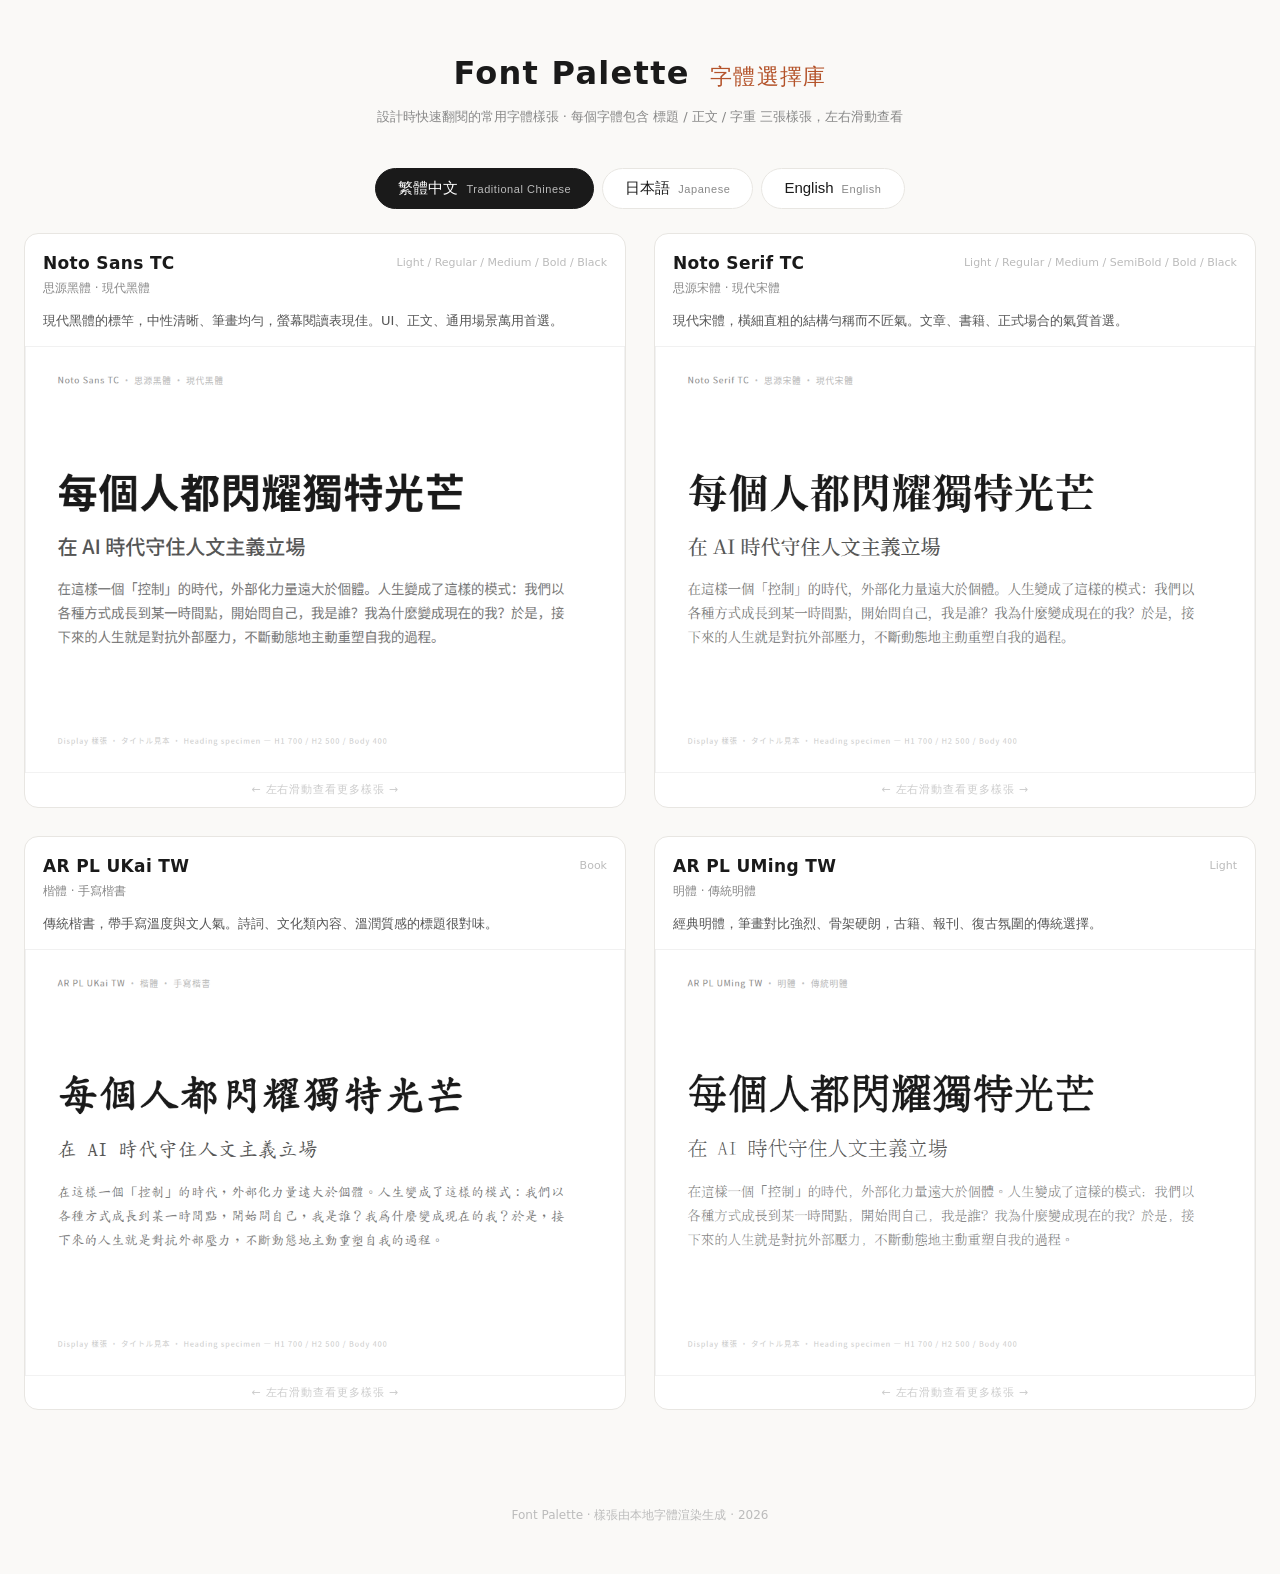
<file: site/index.html>
<!DOCTYPE html>
<html lang="zh-Hant">
<head>
<meta charset="utf-8">
<meta name="viewport" content="width=device-width, initial-scale=1">
<title>Font Palette — 字體選擇庫</title>
<link rel="stylesheet" href="style.css">
</head>
<body>
<header class="site-head">
  <h1>Font Palette <span>字體選擇庫</span></h1>
  <p>設計時快速翻閱的常用字體樣張 · 每個字體包含 標題 / 正文 / 字重 三張樣張，左右滑動查看</p>
</header>

<nav class="tabs" role="tablist">
  <button class="tab active" data-lang="zh-TW">繁體中文<small>Traditional Chinese</small></button><button class="tab" data-lang="ja">日本語<small>Japanese</small></button><button class="tab" data-lang="en">English<small>English</small></button>
</nav>

<main>
  <section class="panel active" data-panel="zh-TW"><div class="grid">
<article class="card" id="card-noto-sans-tc">
  <header class="card-head">
    <div>
      <h3 class="fname">Noto Sans TC</h3>
      <p class="fsub">思源黑體 · 現代黑體</p>
    </div>
    <span class="fmeta">Light / Regular / Medium / Bold / Black</span>
  </header>
  <p class="fdesc">現代黑體的標竿，中性清晰、筆畫均勻，螢幕閱讀表現佳。UI、正文、通用場景萬用首選。</p>
  <div class="swiper" tabindex="0" aria-label="Noto Sans TC 樣張，左右滑動">
    <img class="slide" src="screenshots/noto-sans-tc-display.png" alt="Noto Sans TC Display 標題" loading="lazy"><img class="slide" src="screenshots/noto-sans-tc-body.png" alt="Noto Sans TC Body 正文" loading="lazy"><img class="slide" src="screenshots/noto-sans-tc-weights.png" alt="Noto Sans TC Weights 字重" loading="lazy">
  </div>
  <footer class="card-foot">← 左右滑動查看更多樣張 →</footer>
</article>
<article class="card" id="card-noto-serif-tc">
  <header class="card-head">
    <div>
      <h3 class="fname">Noto Serif TC</h3>
      <p class="fsub">思源宋體 · 現代宋體</p>
    </div>
    <span class="fmeta">Light / Regular / Medium / SemiBold / Bold / Black</span>
  </header>
  <p class="fdesc">現代宋體，橫細直粗的結構勻稱而不匠氣。文章、書籍、正式場合的氣質首選。</p>
  <div class="swiper" tabindex="0" aria-label="Noto Serif TC 樣張，左右滑動">
    <img class="slide" src="screenshots/noto-serif-tc-display.png" alt="Noto Serif TC Display 標題" loading="lazy"><img class="slide" src="screenshots/noto-serif-tc-body.png" alt="Noto Serif TC Body 正文" loading="lazy"><img class="slide" src="screenshots/noto-serif-tc-weights.png" alt="Noto Serif TC Weights 字重" loading="lazy">
  </div>
  <footer class="card-foot">← 左右滑動查看更多樣張 →</footer>
</article>
<article class="card" id="card-ukai-tw">
  <header class="card-head">
    <div>
      <h3 class="fname">AR PL UKai TW</h3>
      <p class="fsub">楷體 · 手寫楷書</p>
    </div>
    <span class="fmeta">Book</span>
  </header>
  <p class="fdesc">傳統楷書，帶手寫溫度與文人氣。詩詞、文化類內容、溫潤質感的標題很對味。</p>
  <div class="swiper" tabindex="0" aria-label="AR PL UKai TW 樣張，左右滑動">
    <img class="slide" src="screenshots/ukai-tw-display.png" alt="AR PL UKai TW Display 標題" loading="lazy"><img class="slide" src="screenshots/ukai-tw-body.png" alt="AR PL UKai TW Body 正文" loading="lazy"><img class="slide" src="screenshots/ukai-tw-weights.png" alt="AR PL UKai TW Weights 字重" loading="lazy">
  </div>
  <footer class="card-foot">← 左右滑動查看更多樣張 →</footer>
</article>
<article class="card" id="card-uming-tw">
  <header class="card-head">
    <div>
      <h3 class="fname">AR PL UMing TW</h3>
      <p class="fsub">明體 · 傳統明體</p>
    </div>
    <span class="fmeta">Light</span>
  </header>
  <p class="fdesc">經典明體，筆畫對比強烈、骨架硬朗，古籍、報刊、復古氛圍的傳統選擇。</p>
  <div class="swiper" tabindex="0" aria-label="AR PL UMing TW 樣張，左右滑動">
    <img class="slide" src="screenshots/uming-tw-display.png" alt="AR PL UMing TW Display 標題" loading="lazy"><img class="slide" src="screenshots/uming-tw-body.png" alt="AR PL UMing TW Body 正文" loading="lazy"><img class="slide" src="screenshots/uming-tw-weights.png" alt="AR PL UMing TW Weights 字重" loading="lazy">
  </div>
  <footer class="card-foot">← 左右滑動查看更多樣張 →</footer>
</article></div></section><section class="panel" data-panel="ja"><div class="grid">
<article class="card" id="card-noto-sans-jp">
  <header class="card-head">
    <div>
      <h3 class="fname">Noto Sans JP</h3>
      <p class="fsub">ゴシック体 · 現代ゴシック</p>
    </div>
    <span class="fmeta">Light / Regular / Medium / Bold / Black</span>
  </header>
  <p class="fdesc">日文黑體標準，清晰中性。UI、正文、任何通用場景都安全。</p>
  <div class="swiper" tabindex="0" aria-label="Noto Sans JP 樣張，左右滑動">
    <img class="slide" src="screenshots/noto-sans-jp-display.png" alt="Noto Sans JP Display 標題" loading="lazy"><img class="slide" src="screenshots/noto-sans-jp-body.png" alt="Noto Sans JP Body 正文" loading="lazy"><img class="slide" src="screenshots/noto-sans-jp-weights.png" alt="Noto Sans JP Weights 字重" loading="lazy">
  </div>
  <footer class="card-foot">← 左右滑動查看更多樣張 →</footer>
</article>
<article class="card" id="card-noto-serif-jp">
  <header class="card-head">
    <div>
      <h3 class="fname">Noto Serif JP</h3>
      <p class="fsub">明朝体 · トラディショナル</p>
    </div>
    <span class="fmeta">Light / Regular / Medium / SemiBold / Bold / Black</span>
  </header>
  <p class="fdesc">日文明朝體，端莊優雅、閱讀感佳。書籍、報導、正式編輯設計。</p>
  <div class="swiper" tabindex="0" aria-label="Noto Serif JP 樣張，左右滑動">
    <img class="slide" src="screenshots/noto-serif-jp-display.png" alt="Noto Serif JP Display 標題" loading="lazy"><img class="slide" src="screenshots/noto-serif-jp-body.png" alt="Noto Serif JP Body 正文" loading="lazy"><img class="slide" src="screenshots/noto-serif-jp-weights.png" alt="Noto Serif JP Weights 字重" loading="lazy">
  </div>
  <footer class="card-foot">← 左右滑動查看更多樣張 →</footer>
</article>
<article class="card" id="card-zen-maru-gothic">
  <header class="card-head">
    <div>
      <h3 class="fname">Zen Maru Gothic</h3>
      <p class="fsub">丸ゴシック · やわらかい印象</p>
    </div>
    <span class="fmeta">Regular / Bold</span>
  </header>
  <p class="fdesc">日文圓體，轉角圓潤、氛圍柔和親切。兒童、生活感、可愛風格的標題很適合。</p>
  <div class="swiper" tabindex="0" aria-label="Zen Maru Gothic 樣張，左右滑動">
    <img class="slide" src="screenshots/zen-maru-gothic-display.png" alt="Zen Maru Gothic Display 標題" loading="lazy"><img class="slide" src="screenshots/zen-maru-gothic-body.png" alt="Zen Maru Gothic Body 正文" loading="lazy"><img class="slide" src="screenshots/zen-maru-gothic-weights.png" alt="Zen Maru Gothic Weights 字重" loading="lazy">
  </div>
  <footer class="card-foot">← 左右滑動查看更多樣張 →</footer>
</article></div></section><section class="panel" data-panel="en"><div class="grid">
<article class="card" id="card-inter">
  <header class="card-head">
    <div>
      <h3 class="fname">Inter</h3>
      <p class="fsub">Grotesk · UI / 正文首選</p>
    </div>
    <span class="fmeta">Regular / Medium / Bold</span>
  </header>
  <p class="fdesc">瑞士風格怪誕體，為螢幕設計。小尺寸與數字的可讀性極佳，UI 介面首選。</p>
  <div class="swiper" tabindex="0" aria-label="Inter 樣張，左右滑動">
    <img class="slide" src="screenshots/inter-display.png" alt="Inter Display 標題" loading="lazy"><img class="slide" src="screenshots/inter-body.png" alt="Inter Body 正文" loading="lazy"><img class="slide" src="screenshots/inter-weights.png" alt="Inter Weights 字重" loading="lazy">
  </div>
  <footer class="card-foot">← 左右滑動查看更多樣張 →</footer>
</article>
<article class="card" id="card-playfair-display">
  <header class="card-head">
    <div>
      <h3 class="fname">Playfair Display</h3>
      <p class="fsub">高対比セリフ · エレガント</p>
    </div>
    <span class="fmeta">Regular / Medium / Bold</span>
  </header>
  <p class="fdesc">高對比 Didone 襯線，筆畫極具裝飾性。雜誌、時尚、優雅大標題的首選。</p>
  <div class="swiper" tabindex="0" aria-label="Playfair Display 樣張，左右滑動">
    <img class="slide" src="screenshots/playfair-display-display.png" alt="Playfair Display Display 標題" loading="lazy"><img class="slide" src="screenshots/playfair-display-body.png" alt="Playfair Display Body 正文" loading="lazy"><img class="slide" src="screenshots/playfair-display-weights.png" alt="Playfair Display Weights 字重" loading="lazy">
  </div>
  <footer class="card-foot">← 左右滑動查看更多樣張 →</footer>
</article>
<article class="card" id="card-montserrat">
  <header class="card-head">
    <div>
      <h3 class="fname">Montserrat</h3>
      <p class="fsub">幾何学サンセリフ · タイトル向き</p>
    </div>
    <span class="fmeta">Regular / Medium / Bold</span>
  </header>
  <p class="fdesc">幾何無襯線，源自蒙特婁街頭招牌。現代、強烈、有辨識度，品牌與海報標題。</p>
  <div class="swiper" tabindex="0" aria-label="Montserrat 樣張，左右滑動">
    <img class="slide" src="screenshots/montserrat-display.png" alt="Montserrat Display 標題" loading="lazy"><img class="slide" src="screenshots/montserrat-body.png" alt="Montserrat Body 正文" loading="lazy"><img class="slide" src="screenshots/montserrat-weights.png" alt="Montserrat Weights 字重" loading="lazy">
  </div>
  <footer class="card-foot">← 左右滑動查看更多樣張 →</footer>
</article>
<article class="card" id="card-jetbrains-mono">
  <header class="card-head">
    <div>
      <h3 class="fname">JetBrains Mono</h3>
      <p class="fsub">等幅 · コード／データ向き</p>
    </div>
    <span class="fmeta">Regular / Medium / Bold</span>
  </header>
  <p class="fdesc">工程師設計的等寬字體，細節講究（斜體、連字、可讀性）。程式碼、數據、技術內容。</p>
  <div class="swiper" tabindex="0" aria-label="JetBrains Mono 樣張，左右滑動">
    <img class="slide" src="screenshots/jetbrains-mono-display.png" alt="JetBrains Mono Display 標題" loading="lazy"><img class="slide" src="screenshots/jetbrains-mono-body.png" alt="JetBrains Mono Body 正文" loading="lazy"><img class="slide" src="screenshots/jetbrains-mono-weights.png" alt="JetBrains Mono Weights 字重" loading="lazy">
  </div>
  <footer class="card-foot">← 左右滑動查看更多樣張 →</footer>
</article></div></section>
</main>

<footer class="site-foot">Font Palette · 樣張由本地字體渲染生成 · 2026</footer>

<script>
(function(){
  var tabs = document.querySelectorAll('.tab');
  var panels = document.querySelectorAll('.panel');
  tabs.forEach(function(t){
    t.addEventListener('click', function(){
      tabs.forEach(function(x){ x.classList.remove('active'); });
      panels.forEach(function(p){ p.classList.remove('active'); });
      t.classList.add('active');
      document.querySelector('[data-panel="' + t.dataset.lang + '"]').classList.add('active');
    });
  });
})();
</script>
</body>
</html>
</file>
<file: site/style.css>
*{margin:0;padding:0;box-sizing:border-box;}
:root{--bg:#faf9f7;--ink:#1a1a1a;--mut:#888;--line:#e8e6e2;--accent:#b4532a;}
body{background:var(--bg);color:var(--ink);font-family:'Noto Sans CJK TC','Noto Sans',system-ui,sans-serif;line-height:1.6;}
.site-head{padding:48px 24px 24px;max-width:1440px;margin:0 auto;text-align:center;}
.site-head h1{font-size:32px;letter-spacing:.04em;}
.site-head h1 span{color:var(--accent);font-weight:400;font-size:22px;margin-left:8px;}
.site-head p{color:var(--mut);font-size:13px;margin-top:8px;}
.tabs{display:flex;justify-content:center;gap:8px;padding:16px 12px;position:sticky;top:0;background:rgba(250,249,247,.92);backdrop-filter:blur(6px);z-index:10;}
.tab{border:1px solid var(--line);background:#fff;color:var(--ink);padding:10px 22px;border-radius:999px;cursor:pointer;font-size:15px;display:flex;align-items:baseline;gap:8px;transition:all .15s;}
.tab small{color:var(--mut);font-size:11px;letter-spacing:.05em;}
.tab:hover{border-color:#ccc;}
.tab.active{background:var(--ink);color:#fff;border-color:var(--ink);}
.tab.active small{color:#bbb;}
main{max-width:1440px;margin:0 auto;padding:8px 24px 64px;}
.panel{display:none;}
.panel.active{display:block;}
.grid{display:grid;grid-template-columns:repeat(2,1fr);gap:28px;}
.card{background:#fff;border:1px solid var(--line);border-radius:14px;overflow:hidden;display:flex;flex-direction:column;}
.card-head{display:flex;justify-content:space-between;align-items:flex-start;padding:16px 18px 12px;gap:12px;}
.fname{font-size:17px;letter-spacing:.02em;}
.fsub{font-size:12px;color:var(--mut);margin-top:2px;}
.fdesc{font-size:13px;color:#555;line-height:1.7;padding:0 18px 14px;}
.fmeta{font-size:11px;color:#bbb;white-space:nowrap;padding-top:4px;}
.swiper{display:flex;overflow-x:auto;scroll-snap-type:x mandatory;scrollbar-width:thin;background:#f4f2ef;}
.swiper::-webkit-scrollbar{height:6px;}
.swiper::-webkit-scrollbar-thumb{background:#d8d4ce;border-radius:3px;}
.slide{flex:0 0 100%;width:100%;height:auto;scroll-snap-align:start;display:block;}
.card-foot{font-size:11px;color:#ccc;text-align:center;padding:8px;letter-spacing:.08em;}
.site-foot{text-align:center;color:#bbb;font-size:12px;padding:32px 0 48px;}

@media (max-width:1024px){.grid{grid-template-columns:1fr;}}
@media (max-width:480px){.site-head h1{font-size:24px;}main{padding:8px 12px 48px;}}
</file>
